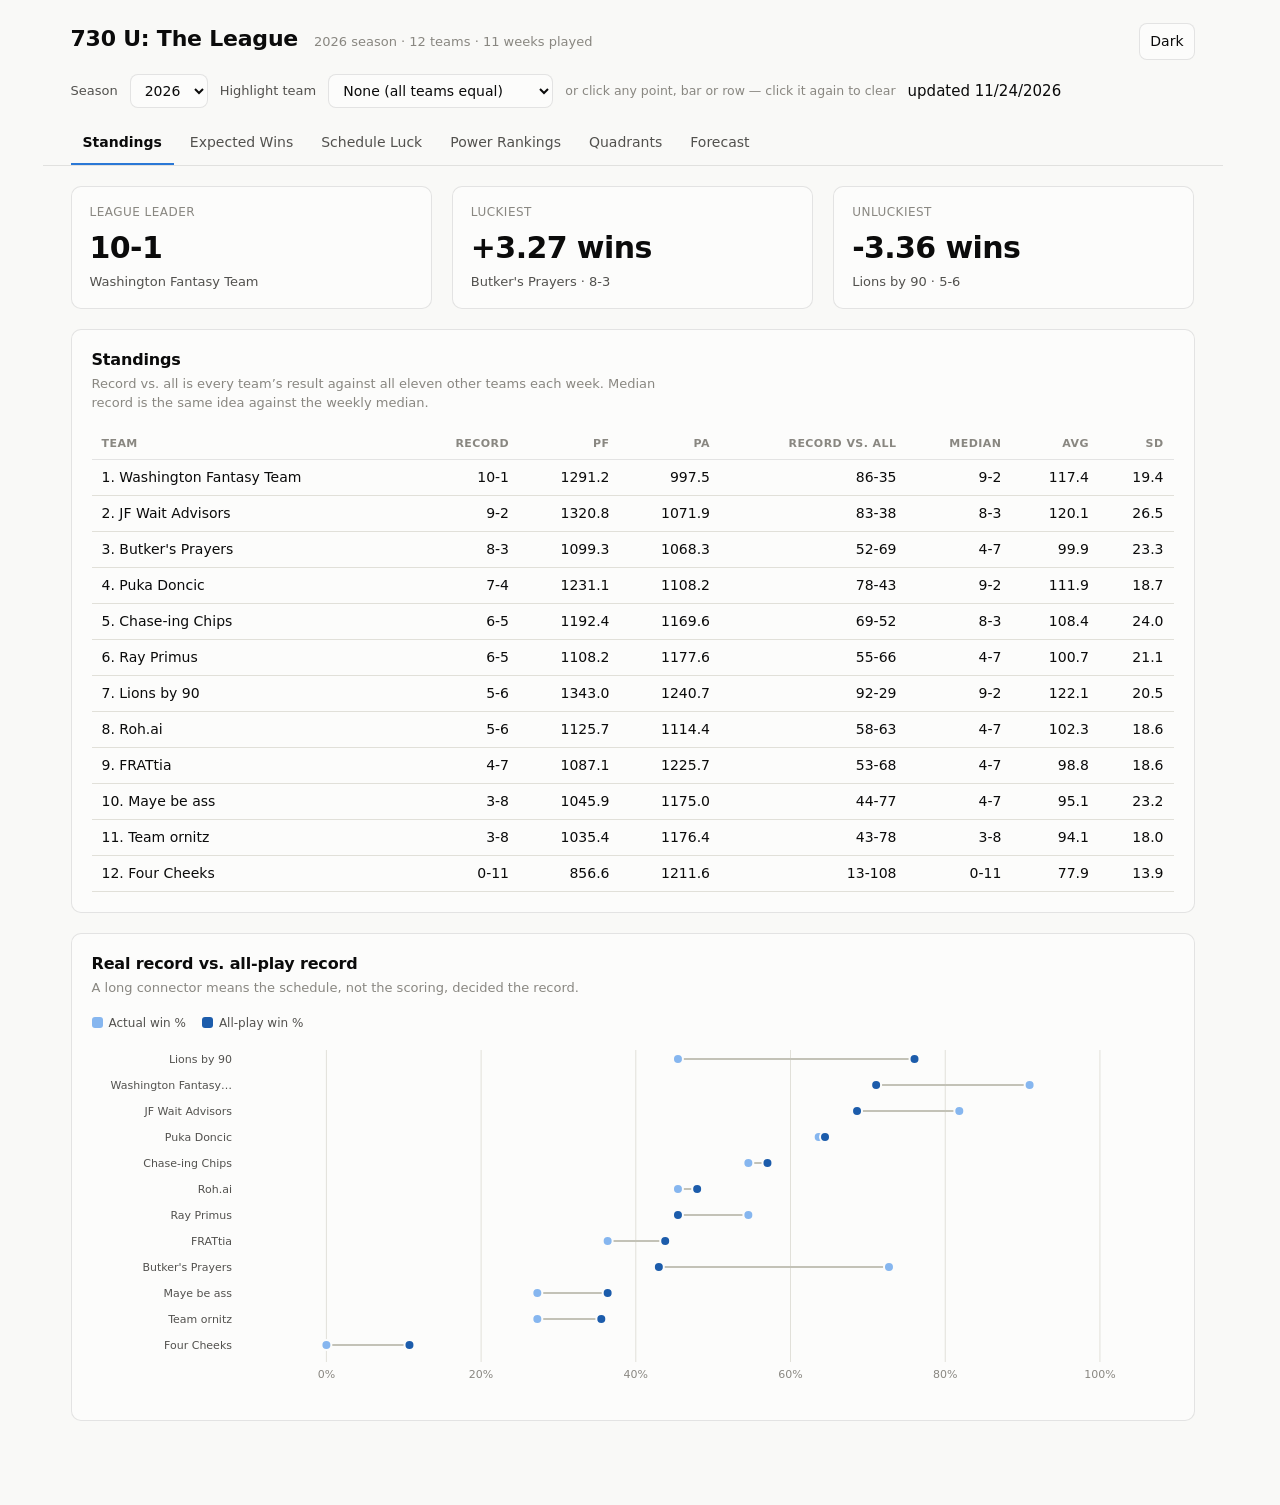
<file: site/index.html>
<!doctype html>
<html lang="en">
<head>
<meta charset="utf-8">
<meta name="viewport" content="width=device-width, initial-scale=1">
<title>Fantasy League Dashboard</title>
<meta name="description" content="Standings, luck, and schedule analysis for an ESPN fantasy football league.">
<link rel="stylesheet" href="styles.css">
<link rel="icon" href="data:image/svg+xml,<svg xmlns='http://www.w3.org/2000/svg' viewBox='0 0 16 16'><text y='14' font-size='14'>🏈</text></svg>">
</head>
<body>

<header class="masthead">
  <h1 id="league-name">Fantasy League</h1>
  <span class="sub" id="season-line">loading&hellip;</span>
  <span class="spacer"></span>
  <button id="theme-toggle" type="button" aria-label="Switch theme">Dark</button>
</header>

<div class="toolbar">
  <label for="season-select">Season</label>
  <select id="season-select"></select>
  <label for="team-select">Highlight team</label>
  <select id="team-select"></select>
  <span class="hint">or click any point, bar or row &mdash; click it again to clear</span>
  <span class="sub" id="updated-line"></span>
</div>

<nav class="tabs" role="tablist" aria-label="Views">
  <button class="tab" role="tab" data-view="standings">Standings</button>
  <button class="tab" role="tab" data-view="expected">Expected Wins</button>
  <button class="tab" role="tab" data-view="schedule">Schedule Luck</button>
  <button class="tab" role="tab" data-view="power">Power Rankings</button>
  <button class="tab" role="tab" data-view="quadrants">Quadrants</button>
  <button class="tab" role="tab" data-view="forecast">Forecast</button>
</nav>

<main id="view" role="tabpanel"></main>

<div class="tooltip" id="tooltip" role="status" aria-live="polite"></div>

<script src="app.js"></script>
</body>
</html>
</file>
<file: site/styles.css>
/* 730UFFL - palette and chrome.
   Colors are declared once as tokens; every chart is written against roles. */

:root {
  color-scheme: light;
  --surface-1: #fcfcfb;
  --page: #f9f9f7;
  --text-primary: #0b0b0b;
  --text-secondary: #52514e;
  --text-muted: #898781;
  --grid: #e1e0d9;
  --axis: #c3c2b7;
  --border: rgba(11, 11, 11, 0.10);

  --accent: #2a78d6;          /* the emphasised team */
  --accent-soft: #cde2fb;
  --context: #898781;         /* every other team; 3.5:1 on surface */
  --pole-pos: #2a78d6;        /* diverging: above expectation */
  --pole-neg: #e34948;        /* diverging: below expectation */
  --good: #0ca30c;
  --critical: #d03b3b;

  --seq-100: #cde2fb; --seq-250: #86b6ef; --seq-400: #3987e5;
  --seq-550: #1c5cab; --seq-700: #0d366b;

  --radius: 10px;
  --gap: 20px;
  /* Read by layout() in app.js so the charts and the cards agree on width. */
  --card-pad-x: 20px;
  --page-pad: 28px;
  --font: system-ui, -apple-system, "Segoe UI", sans-serif;
}

@media (prefers-color-scheme: dark) {
  :root:not([data-theme="light"]) {
    color-scheme: dark;
    --surface-1: #1a1a19;
    --page: #0d0d0d;
    --text-primary: #ffffff;
    --text-secondary: #c3c2b7;
    --text-muted: #898781;
    --grid: #2c2c2a;
    --axis: #383835;
    --border: rgba(255, 255, 255, 0.10);
    --accent: #3987e5;
    --accent-soft: #184f95;
    --context: #7b7a71;
    --pole-pos: #3987e5;
    --pole-neg: #e66767;
    --seq-100: #184f95; --seq-250: #1c5cab; --seq-400: #2a78d6;
    --seq-550: #6da7ec; --seq-700: #b7d3f6;
  }
}

:root[data-theme="dark"] {
  color-scheme: dark;
  --surface-1: #1a1a19;
  --page: #0d0d0d;
  --text-primary: #ffffff;
  --text-secondary: #c3c2b7;
  --text-muted: #898781;
  --grid: #2c2c2a;
  --axis: #383835;
  --border: rgba(255, 255, 255, 0.10);
  --accent: #3987e5;
  --accent-soft: #184f95;
  --context: #7b7a71;
  --pole-pos: #3987e5;
  --pole-neg: #e66767;
  --seq-100: #184f95; --seq-250: #1c5cab; --seq-400: #2a78d6;
  --seq-550: #6da7ec; --seq-700: #b7d3f6;
}

* { box-sizing: border-box; }

/* Charts are built at a measured width. Without a reserved gutter the
   scrollbar appears only after the content renders, shrinking the viewport by
   ~15px and leaving every chart scaled to 0.975. */
html { scrollbar-gutter: stable; }

body {
  margin: 0;
  font-family: var(--font);
  background: var(--page);
  color: var(--text-primary);
  font-size: 15px;
  line-height: 1.5;
}

/* ---------- shell ---------- */

.masthead {
  display: flex;
  align-items: baseline;
  gap: 16px;
  flex-wrap: wrap;
  padding: 22px var(--page-pad) 0;
  max-width: 1180px;
  margin: 0 auto;
}
.masthead h1 { font-size: 22px; margin: 0; letter-spacing: -0.01em; }
.masthead .sub { color: var(--text-muted); font-size: 13px; }
.masthead .spacer { flex: 1; }

.toolbar {
  display: flex;
  align-items: center;
  gap: 12px;
  flex-wrap: wrap;
  padding: 14px var(--page-pad);
  max-width: 1180px;
  margin: 0 auto;
}
.toolbar label { font-size: 13px; color: var(--text-secondary); }
.toolbar .hint { font-size: 12.5px; color: var(--text-muted); }

select, button {
  font: inherit;
  font-size: 14px;
  color: var(--text-primary);
  background: var(--surface-1);
  border: 1px solid var(--border);
  border-radius: 8px;
  padding: 7px 10px;
  cursor: pointer;
}
select:focus-visible, button:focus-visible,
.tab:focus-visible, .cell:focus-visible,
.hit:focus-visible, tr.clickable:focus-visible {
  outline: 2px solid var(--accent);
  outline-offset: 2px;
}

nav.tabs {
  display: flex;
  gap: 4px;
  overflow-x: auto;
  padding: 0 var(--page-pad);
  max-width: 1180px;
  margin: 0 auto;
  border-bottom: 1px solid var(--border);
}
.tab {
  border: 0;
  background: none;
  border-radius: 0;
  padding: 10px 12px;
  color: var(--text-secondary);
  border-bottom: 2px solid transparent;
  white-space: nowrap;
}
.tab[aria-selected="true"] {
  color: var(--text-primary);
  border-bottom-color: var(--accent);
  font-weight: 600;
}

main { max-width: 1180px; margin: 0 auto; padding: var(--gap) var(--page-pad) 64px; }

/* ---------- cards ---------- */

.card {
  background: var(--surface-1);
  border: 1px solid var(--border);
  border-radius: var(--radius);
  padding: 18px var(--card-pad-x) 20px;
  margin-bottom: var(--gap);
}
.card > h2 { font-size: 16px; margin: 0 0 2px; letter-spacing: -0.01em; }
.card > .note, .card > .caption {
  color: var(--text-muted);
  font-size: 13px;
  margin: 0 0 16px;
  max-width: 70ch;
}
.card > .caption { margin: 14px 0 0; }

.grid-2 { display: grid; grid-template-columns: 1fr 1fr; gap: var(--gap); }
@media (max-width: 900px) { .grid-2 { grid-template-columns: 1fr; } }

/* ---------- hero / stat tiles ---------- */

.tiles { display: flex; flex-wrap: wrap; gap: var(--gap); margin-bottom: var(--gap); }
.tile {
  flex: 1 1 200px;
  background: var(--surface-1);
  border: 1px solid var(--border);
  border-radius: var(--radius);
  padding: 16px 18px;
}
.tile .label { font-size: 12px; color: var(--text-muted); text-transform: uppercase; letter-spacing: .04em; }
.tile .value { font-size: 30px; font-weight: 600; letter-spacing: -0.02em; margin-top: 4px; }
.tile .detail { font-size: 13px; color: var(--text-secondary); margin-top: 2px; }

/* ---------- tables ---------- */

.table-wrap { overflow-x: auto; }
table { border-collapse: collapse; width: 100%; font-size: 14px; }
th, td { text-align: right; padding: 7px 10px; white-space: nowrap; }
th:first-child, td:first-child, th.left, td.left { text-align: left; }
thead th {
  font-size: 11px;
  text-transform: uppercase;
  letter-spacing: .04em;
  color: var(--text-muted);
  font-weight: 600;
  border-bottom: 1px solid var(--border);
}
tbody td { border-bottom: 1px solid var(--grid); font-variant-numeric: tabular-nums; }
tbody tr.is-selected td { background: var(--accent-soft); }
tbody tr.clickable { cursor: pointer; }
tbody tr.clickable:hover td { background: var(--grid); }
tbody tr.clickable.is-selected:hover td { background: var(--accent-soft); }
:root[data-theme="dark"] tbody tr.is-selected td,
:root:not([data-theme="light"]) tbody tr.is-selected td { color: #fff; }
@media (prefers-color-scheme: light) { :root:not([data-theme="dark"]) tbody tr.is-selected td { color: var(--text-primary); } }
td.pos { color: var(--good); }
td.neg { color: var(--critical); }

.filter-row {
  display: flex;
  align-items: center;
  gap: 12px;
  flex-wrap: wrap;
  margin-bottom: var(--gap);
}
.filter-row label { font-size: 13px; color: var(--text-secondary); }
.filter-row .hint { font-size: 12.5px; color: var(--text-muted); }

details.table-view { margin-top: 14px; }
details.table-view summary {
  cursor: pointer; font-size: 13px; color: var(--text-secondary); padding: 4px 0;
}

/* ---------- charts ---------- */

.chart { width: 100%; display: block; overflow: visible; }
.chart text { font-family: var(--font); }
.axis-label { fill: var(--text-muted); font-size: 11px; }
.tick-line { stroke: var(--grid); stroke-width: 1; }
.baseline { stroke: var(--axis); stroke-width: 1; }
.mark-label { fill: var(--text-secondary); font-size: 11px; }
.mark-label.strong { fill: var(--text-primary); font-weight: 600; }

.legend { display: flex; gap: 16px; flex-wrap: wrap; font-size: 12px; color: var(--text-secondary); margin-bottom: 10px; }
.legend .key { display: inline-flex; align-items: center; gap: 6px; }
.legend .swatch { width: 11px; height: 11px; border-radius: 3px; display: inline-block; }

.tooltip {
  position: fixed;
  pointer-events: none;
  z-index: 30;
  background: var(--surface-1);
  color: var(--text-primary);
  border: 1px solid var(--border);
  border-radius: 8px;
  padding: 8px 10px;
  font-size: 12.5px;
  line-height: 1.45;
  box-shadow: 0 6px 20px rgba(0,0,0,.16);
  max-width: 260px;
  opacity: 0;
  transition: opacity .09s;
}
.tooltip.on { opacity: 1; }
.tooltip .t-title { font-weight: 600; margin-bottom: 2px; }
.tooltip .t-row { color: var(--text-secondary); }
.tooltip .t-row b { color: var(--text-primary); font-weight: 600; }

.hit { fill: transparent; cursor: pointer; }


/* ---------- narrow screens ---------- */

/* A phone loses 26% of its width to gutters at desktop padding, before a chart
   draws anything. app.js reads --card-pad-x to size charts to match. */
@media (max-width: 600px) {
  :root {
    --card-pad-x: 12px;
    --page-pad: 14px;
    --gap: 14px;
  }

  body { font-size: 14.5px; }

  .masthead h1 { font-size: 19px; }
  .masthead .sub, .toolbar .hint { font-size: 12px; }

  /* The toolbar stacks rather than squeezing the selects to nothing. */
  .toolbar { gap: 8px; }
  .toolbar select { flex: 1 1 auto; min-width: 0; }
  .toolbar .hint { flex: 1 0 100%; }

  .card { padding: 14px var(--card-pad-x) 16px; }
  .card > h2 { font-size: 15px; }
  .card > .note, .card > .caption { font-size: 12.5px; }

  .tile { padding: 12px 14px; }
  .tile .value { font-size: 24px; }

  table { font-size: 13px; }
  th, td { padding: 8px 8px; }

  /* Tap targets: table rows carry selection too, so they need the height. */
  tbody tr.clickable td { padding-top: 10px; padding-bottom: 10px; }
}
</file>
